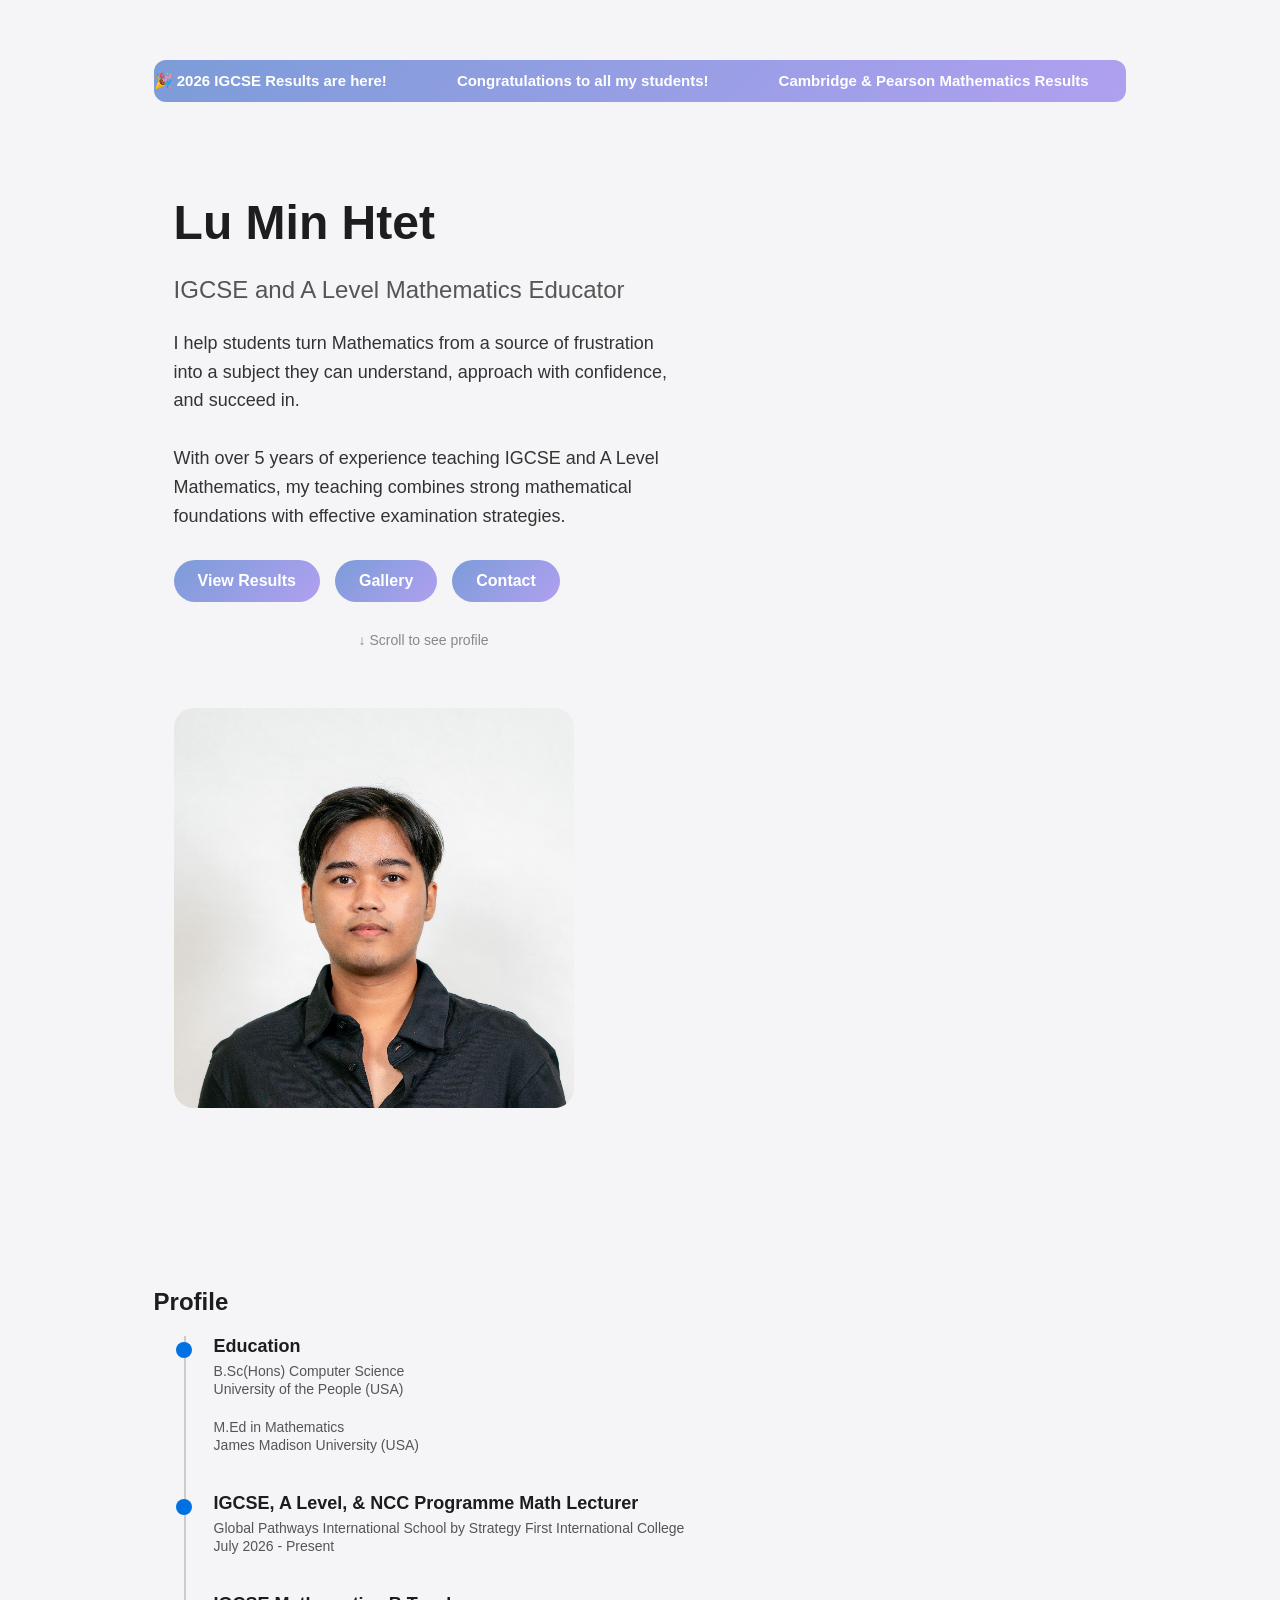
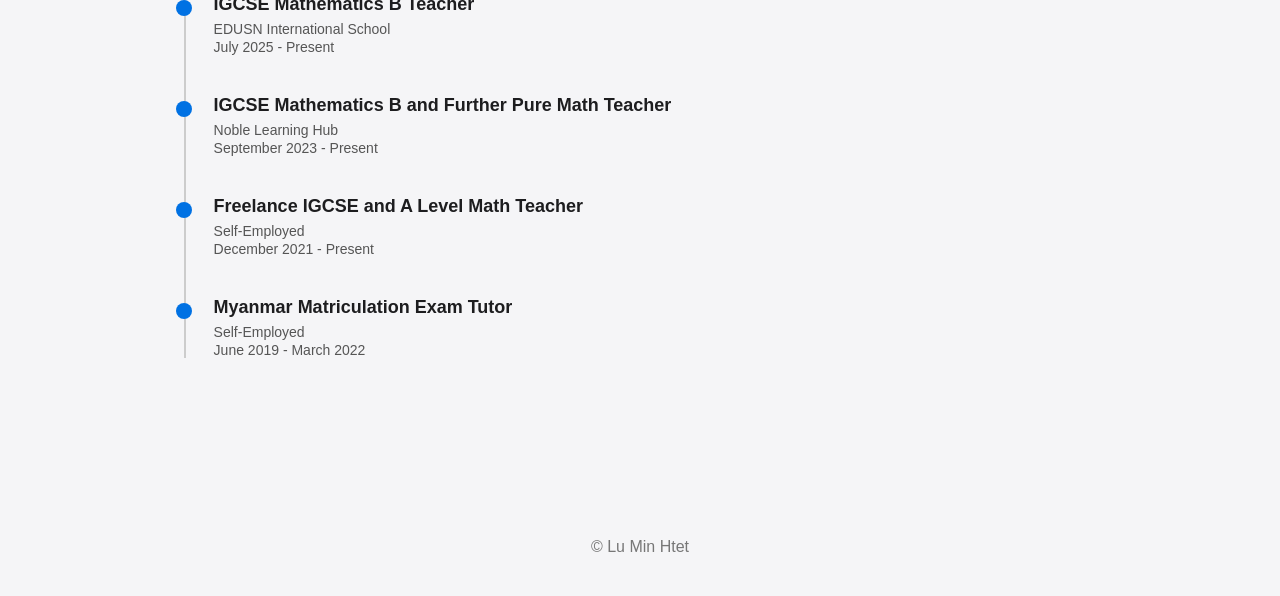
<file: index.html>
<!DOCTYPE html>
<html>
<head>
<title>Lu Min Htet</title>
<link rel="stylesheet" href="style.css">
<meta name="viewport" content="width=device-width, initial-scale=1.0">
</head>

<body>
<div class="container">
<!-- ANNOUNCEMENT BAR-->
  <div class="announcement-bar">
    <div class="announcement-track">
      <span>🎉 2026 IGCSE Results are here!</span>
      <span>Congratulations to all my students!</span>
      <span>Cambridge & Pearson Mathematics Results</span>
      <span>View Student Results →</span>
      <span>🎓 2026 IGCSE Results are here!</span>
      <span>Congratulations to all my students!</span>
      <span>Cambridge & Pearson Mathematics Results</span>
      <span>View Student Results →</span>
    </div>
  </div>

<div class="hero">
  <div class="hero-text">
    <h1>Lu Min Htet</h1>
    <h3>IGCSE and A Level Mathematics Educator</h3>
    <p>
     I help students turn Mathematics from a source of frustration into a subject they can understand, approach with confidence, and succeed in.<br><br>
     With over 5 years of experience teaching IGCSE and A Level Mathematics, my teaching combines strong mathematical foundations with effective examination strategies.
    </p>

    <div class="hero-buttons">
      <a href="results.html">View Results</a>
      <a href="gallary.html">Gallery</a>
      <a href="contact.html">Contact</a>
    </div>

    <!-- Scroll Indicator -->
<div class="scroll-down">
  ↓ Scroll to see profile
</div>
  </div>

  <img src="cc.jpg" alt="profile">
</div>

<section class="profile">

<h1>Profile</h1>

<div class="timeline">

<div class="timeline-item">
<h3>Education</h3>
<p>B.Sc(Hons) Computer Science</p>
<p>University of the People (USA)</p><br>
<p>M.Ed in Mathematics</p>
<p>James Madison University (USA)</p>
</div>
  
<div class="timeline-item">
<h3>IGCSE, A Level, & NCC Programme Math Lecturer</h3>
<p>Global Pathways International School by Strategy First International College</p>
<p>July 2026 - Present</p>
</div>
  
<div class="timeline-item">
<h3>IGCSE Mathematics B Teacher</h3>
<p>EDUSN International School</p>
<p>July 2025 - Present</p>
</div>

<div class="timeline-item">
<h3>IGCSE Mathematics B and Further Pure Math Teacher</h3>
<p>Noble Learning Hub</p>
<p>September 2023 - Present</p>
</div>

<div class="timeline-item">
<h3>Freelance IGCSE and A Level Math Teacher</h3>
<p>Self-Employed</p>
<p>December 2021 - Present</p>
</div>

<div class="timeline-item">
<h3>Myanmar Matriculation Exam Tutor</h3>
<p>Self-Employed</p>
<p>June 2019 - March 2022</p>
</div>

</div>

</section>


</div>
</div>

</div>

<footer>
© Lu Min Htet
</footer>

</body>
</html>
</file>
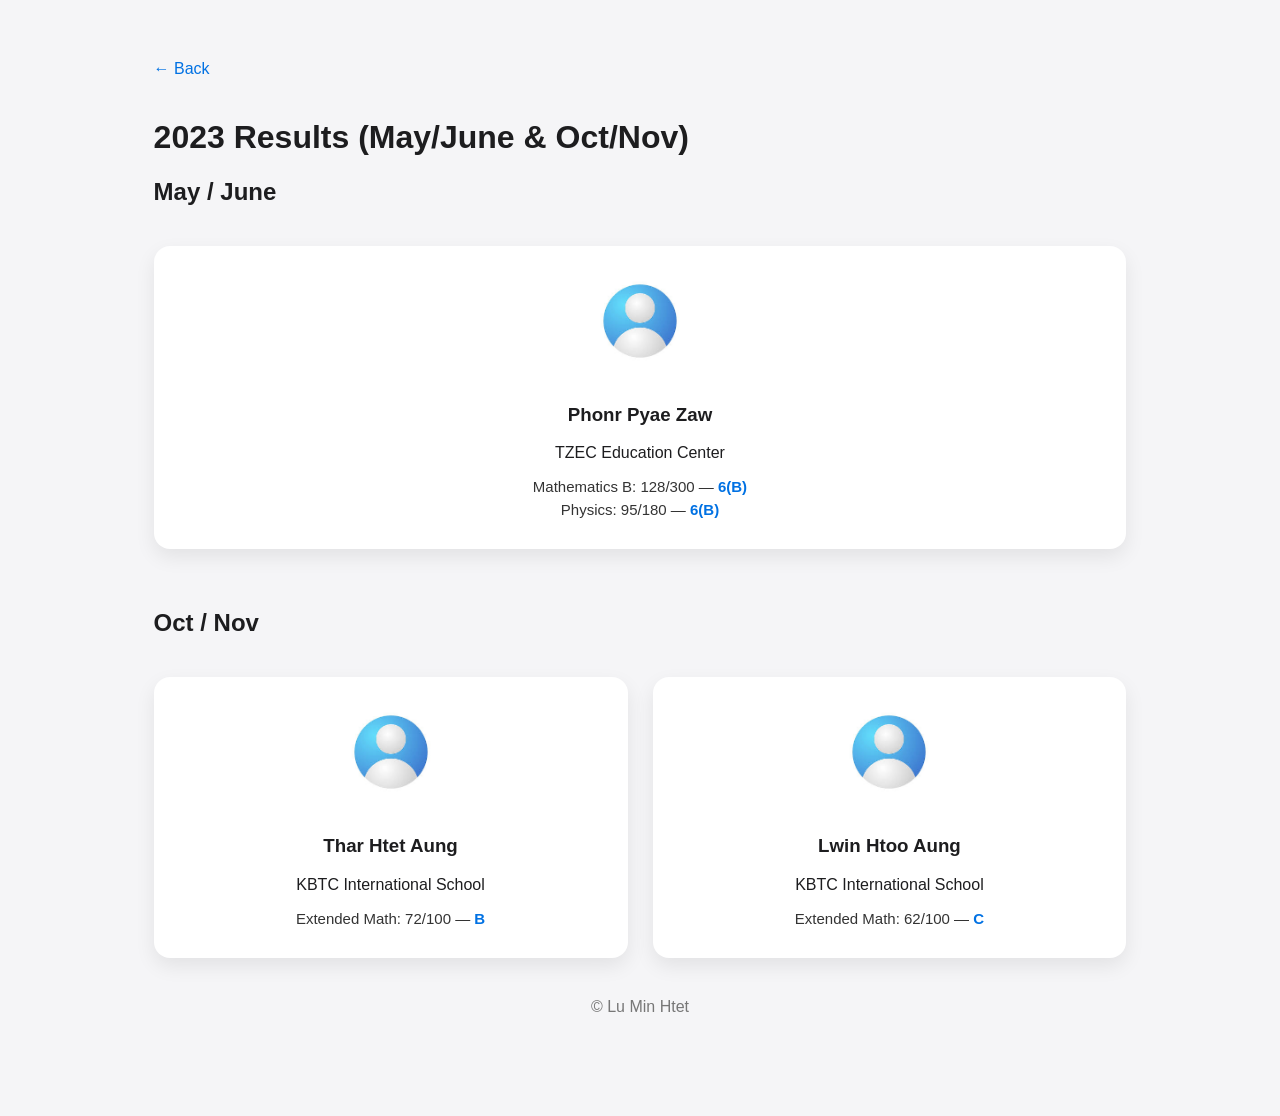
<file: 2023.html>
<!DOCTYPE html>
<html>
<head>
<title>2023 Results</title>
<link rel="stylesheet" href="style.css">
<link rel="stylesheet" href="result.css">
<meta name="viewport" content="width=device-width, initial-scale=1.0">
</head>

<body>

<div class="container">

<a class="back" href="results.html">← Back</a>

<h1>2023 Results (May/June & Oct/Nov)</h1>

<!-- MAY / JUNE -->
<h2>May / June</h2>
<div class="grid">
  
<div class="card">
  <img src="profile.jfif" class="student-photo">
  <h3>Phonr Pyae Zaw</h3>
  <p>TZEC Education Center</p>
  <div class="subject">Mathematics B: 128/300 — <span class="grade">6(B)</span></div>
  <div class="subject">Physics: 95/180 — <span class="grade">6(B)</span></div>
</div>

</div>

<!-- OCT / NOV -->
<h2 style="margin-top:60px;">Oct / Nov</h2>
<div class="grid">

  <div class="card">
  <img src="profile.jfif" class="student-photo">
  <h3>Thar Htet Aung</h3>
  <p>KBTC International School</p>
  <div class="subject">Extended Math: 72/100 — <span class="grade">B</span></div>
</div>
  
  <div class="card">
  <img src="profile.jfif" class="student-photo">
  <h3>Lwin Htoo Aung</h3>
  <p>KBTC International School</p>
  <div class="subject">Extended Math: 62/100 — <span class="grade">C</span></div>
</div>

</div>

<footer>
© Lu Min Htet
</footer>

</body>
</html>
</file>
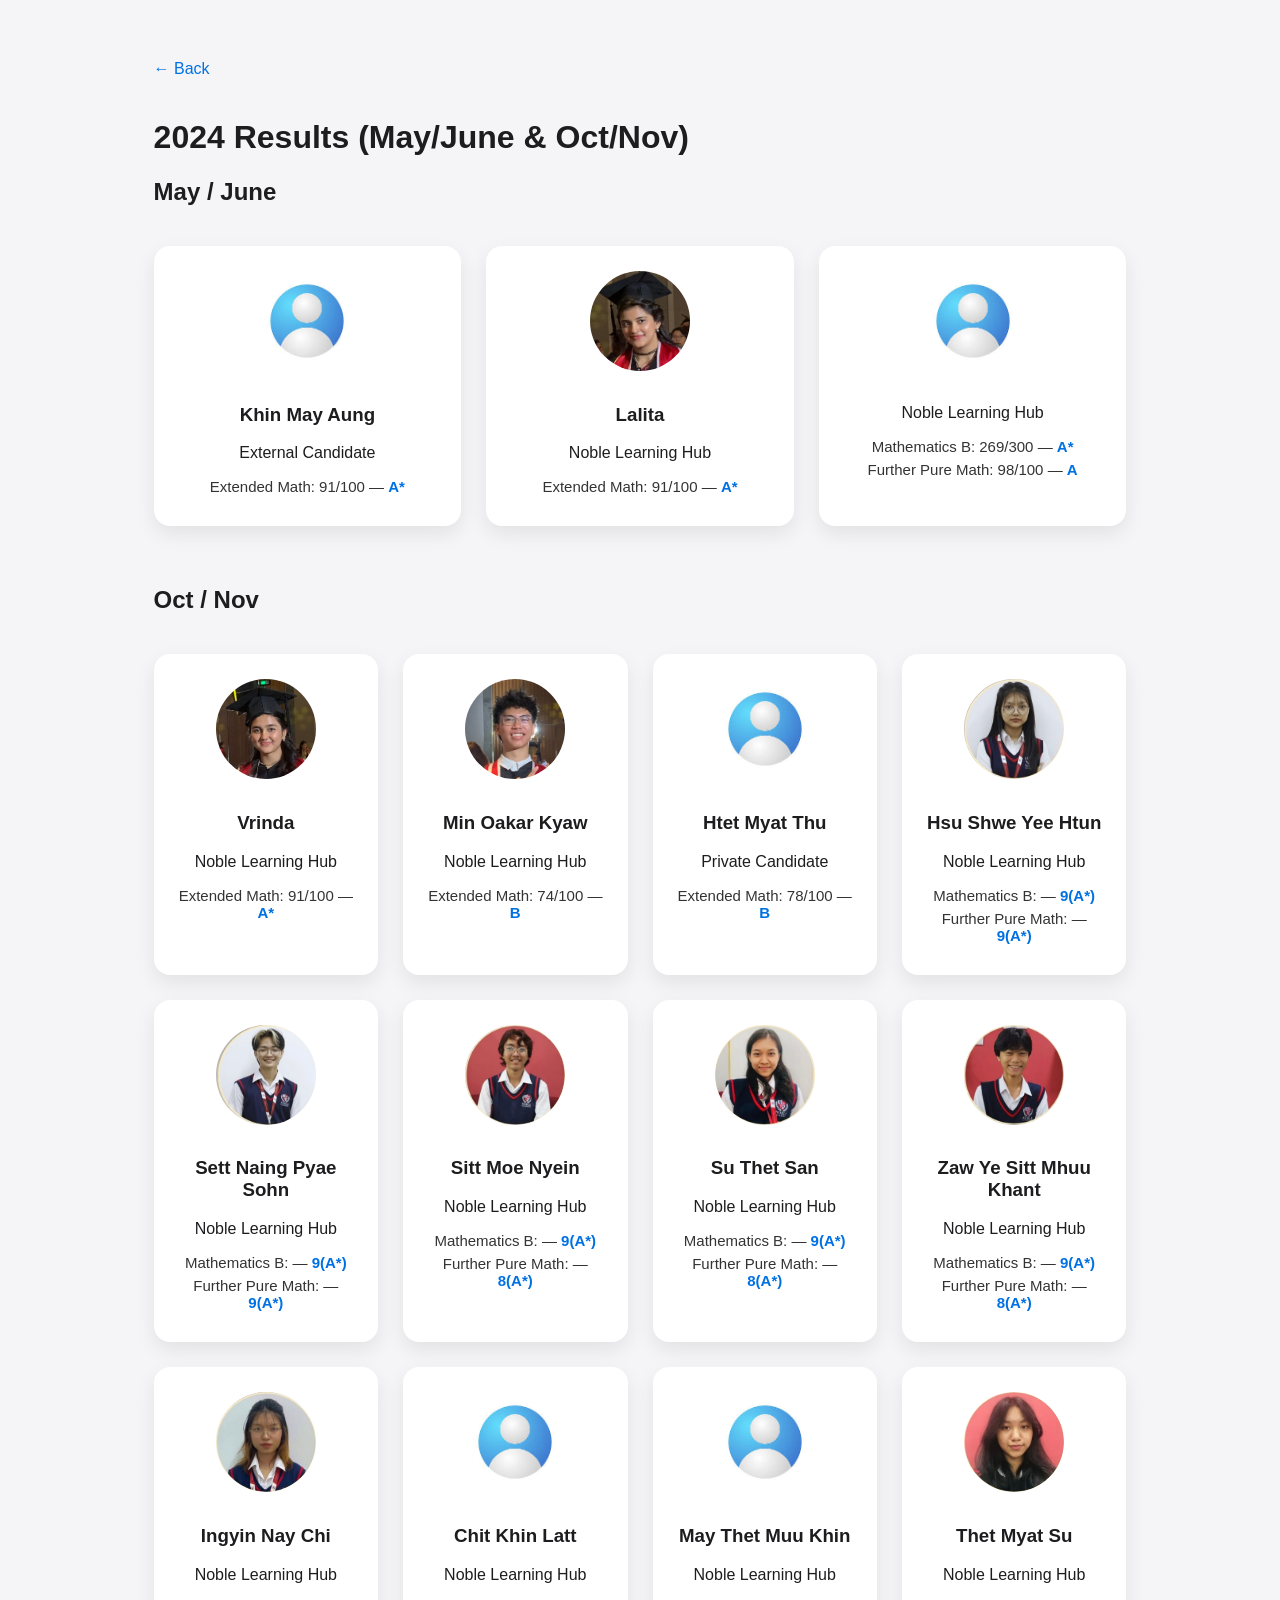
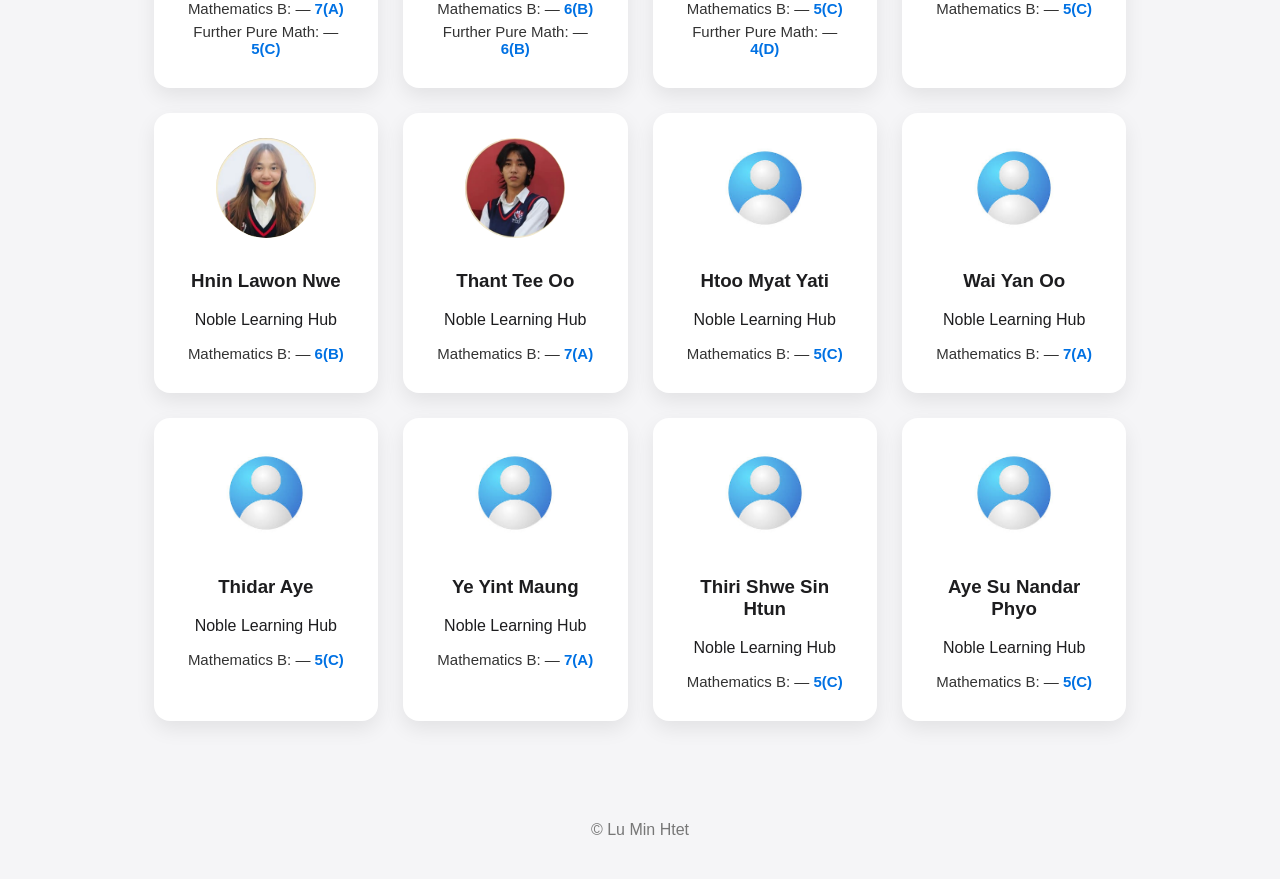
<file: 2024.html>
<!DOCTYPE html>
<html>
<head>
<title>2024 Results</title>
<link rel="stylesheet" href="style.css">
<link rel="stylesheet" href="result.css">
<meta name="viewport" content="width=device-width, initial-scale=1.0">
</head>

<body>

<div class="container">

<a class="back" href="results.html">← Back</a>

<h1>2024 Results (May/June & Oct/Nov)</h1>

<!-- MAY / JUNE -->
<h2>May / June</h2>
<div class="grid">

<div class="card">
  <img src="profile.jfif" class="student-photo">
  <h3>Khin May Aung</h3>
  <p>External Candidate</p>
  <div class="subject">Extended Math: 91/100 — <span class="grade">A*</span></div>
</div>

<div class="card">
  <img src="2024images/l.jpg" class="student-photo">
  <h3>Lalita</h3>
  <p>Noble Learning Hub</p>
  <div class="subject">Extended Math: 91/100 — <span class="grade">A*</span></div>
</div>

<div class="card">
  <img src="profile.jfif" class="student-photo">
  <h3></h3>
  <p>Noble Learning Hub</p>
  <div class="subject">Mathematics B: 269/300 — <span class="grade">A*</span></div>
  <div class="subject">Further Pure Math: 98/100 — <span class="grade">A</span></div>
</div>

</div>

<!-- OCT / NOV -->
<h2 style="margin-top:60px;">Oct / Nov</h2>
<div class="grid">

  <div class="card">
  <img src="2024images/v.jpg" class="student-photo">
  <h3>Vrinda</h3>
  <p>Noble Learning Hub</p>
  <div class="subject">Extended Math: 91/100 — <span class="grade">A*</span></div>
</div>
  
  <div class="card">
  <img src="2024images/oak.jpg" class="student-photo">
  <h3>Min Oakar Kyaw</h3>
  <p>Noble Learning Hub</p>
  <div class="subject">Extended Math: 74/100 — <span class="grade">B</span></div>
</div>

  <div class="card">
  <img src="profile.jfif" class="student-photo">
  <h3>Htet Myat Thu</h3>
  <p>Private Candidate</p>
  <div class="subject">Extended Math: 78/100 — <span class="grade">B</span></div>
</div>
  
<div class="card">
  <img src="2024images/hsu.jpg" class="student-photo">
  <h3>Hsu Shwe Yee Htun</h3>
  <p>Noble Learning Hub</p>
  <div class="subject">Mathematics B: — <span class="grade">9(A*)</span></div>
  <div class="subject">Further Pure Math: — <span class="grade">9(A*)</span></div>
</div>

  <div class="card">
  <img src="2024images/set.jpg" class="student-photo">
  <h3>Sett Naing Pyae Sohn</h3>
  <p>Noble Learning Hub</p>
  <div class="subject">Mathematics B: — <span class="grade">9(A*)</span></div>
  <div class="subject">Further Pure Math: — <span class="grade">9(A*)</span></div>
</div>

  <div class="card">
  <img src="2024images/sit.jpg" class="student-photo">
  <h3>Sitt Moe Nyein</h3>
  <p>Noble Learning Hub</p>
  <div class="subject">Mathematics B: — <span class="grade">9(A*)</span></div>
  <div class="subject">Further Pure Math: — <span class="grade">8(A*)</span></div>
</div>

  <div class="card">
  <img src="2024images/su.jpg" class="student-photo">
  <h3>Su Thet San</h3>
  <p>Noble Learning Hub</p>
  <div class="subject">Mathematics B: — <span class="grade">9(A*)</span></div>
  <div class="subject">Further Pure Math: — <span class="grade">8(A*)</span></div>
</div>

  <div class="card">
  <img src="2024images/zaw.jpg" class="student-photo">
  <h3>Zaw Ye Sitt Mhuu Khant</h3>
  <p>Noble Learning Hub</p>
  <div class="subject">Mathematics B: — <span class="grade">9(A*)</span></div>
  <div class="subject">Further Pure Math: — <span class="grade">8(A*)</span></div>
</div>

  <div class="card">
  <img src="2024images/ingyin.jpg" class="student-photo">
  <h3>Ingyin Nay Chi</h3>
  <p>Noble Learning Hub</p>
  <div class="subject">Mathematics B: — <span class="grade">7(A)</span></div>
  <div class="subject">Further Pure Math: — <span class="grade">5(C)</span></div>
</div>

  <div class="card">
  <img src="profile.jfif" class="student-photo">
  <h3>Chit Khin Latt</h3>
  <p>Noble Learning Hub</p>
  <div class="subject">Mathematics B: — <span class="grade">6(B)</span></div>
  <div class="subject">Further Pure Math: — <span class="grade">6(B)</span></div>
</div>

  <div class="card">
  <img src="profile.jfif" class="student-photo">
  <h3>May Thet Muu Khin</h3>
  <p>Noble Learning Hub</p>
  <div class="subject">Mathematics B: — <span class="grade">5(C)</span></div>
  <div class="subject">Further Pure Math: — <span class="grade">4(D)</span></div>
</div>

  <div class="card">
  <img src="2024images/thet.jpg" class="student-photo">
  <h3>Thet Myat Su</h3>
  <p>Noble Learning Hub</p>
  <div class="subject">Mathematics B: — <span class="grade">5(C)</span></div>
</div>

  <div class="card">
  <img src="2024images/hnin.jpg" class="student-photo">
  <h3>Hnin Lawon Nwe</h3>
  <p>Noble Learning Hub</p>
  <div class="subject">Mathematics B: — <span class="grade">6(B)</span></div>
</div>

  <div class="card">
  <img src="2024images/thant.jpg" class="student-photo">
  <h3>Thant Tee Oo</h3>
  <p>Noble Learning Hub</p>
  <div class="subject">Mathematics B: — <span class="grade">7(A)</span></div>
</div>
  
  <div class="card">
  <img src="profile.jfif" class="student-photo">
  <h3>Htoo Myat Yati</h3>
  <p>Noble Learning Hub</p>
  <div class="subject">Mathematics B: — <span class="grade">5(C)</span></div>
</div>

  <div class="card">
  <img src="profile.jfif" class="student-photo">
  <h3>Wai Yan Oo</h3>
  <p>Noble Learning Hub</p>
  <div class="subject">Mathematics B: — <span class="grade">7(A)</span></div>
</div>

  <div class="card">
  <img src="profile.jfif" class="student-photo">
  <h3>Thidar Aye</h3>
  <p>Noble Learning Hub</p>
  <div class="subject">Mathematics B: — <span class="grade">5(C)</span></div>
</div>

  <div class="card">
  <img src="profile.jfif" class="student-photo">
  <h3>Ye Yint Maung</h3>
  <p>Noble Learning Hub</p>
  <div class="subject">Mathematics B: — <span class="grade">7(A)</span></div>
</div>

  <div class="card">
  <img src="profile.jfif" class="student-photo">
  <h3>Thiri Shwe Sin Htun</h3>
  <p>Noble Learning Hub</p>
  <div class="subject">Mathematics B: — <span class="grade">5(C)</span></div>
</div>

  <div class="card">
  <img src="profile.jfif" class="student-photo">
  <h3>Aye Su Nandar Phyo</h3>
  <p>Noble Learning Hub</p>
  <div class="subject">Mathematics B: — <span class="grade">5(C)</span></div>
</div>
  
</div>

</div>

<footer>
© Lu Min Htet
</footer>

</body>
</html>
</file>
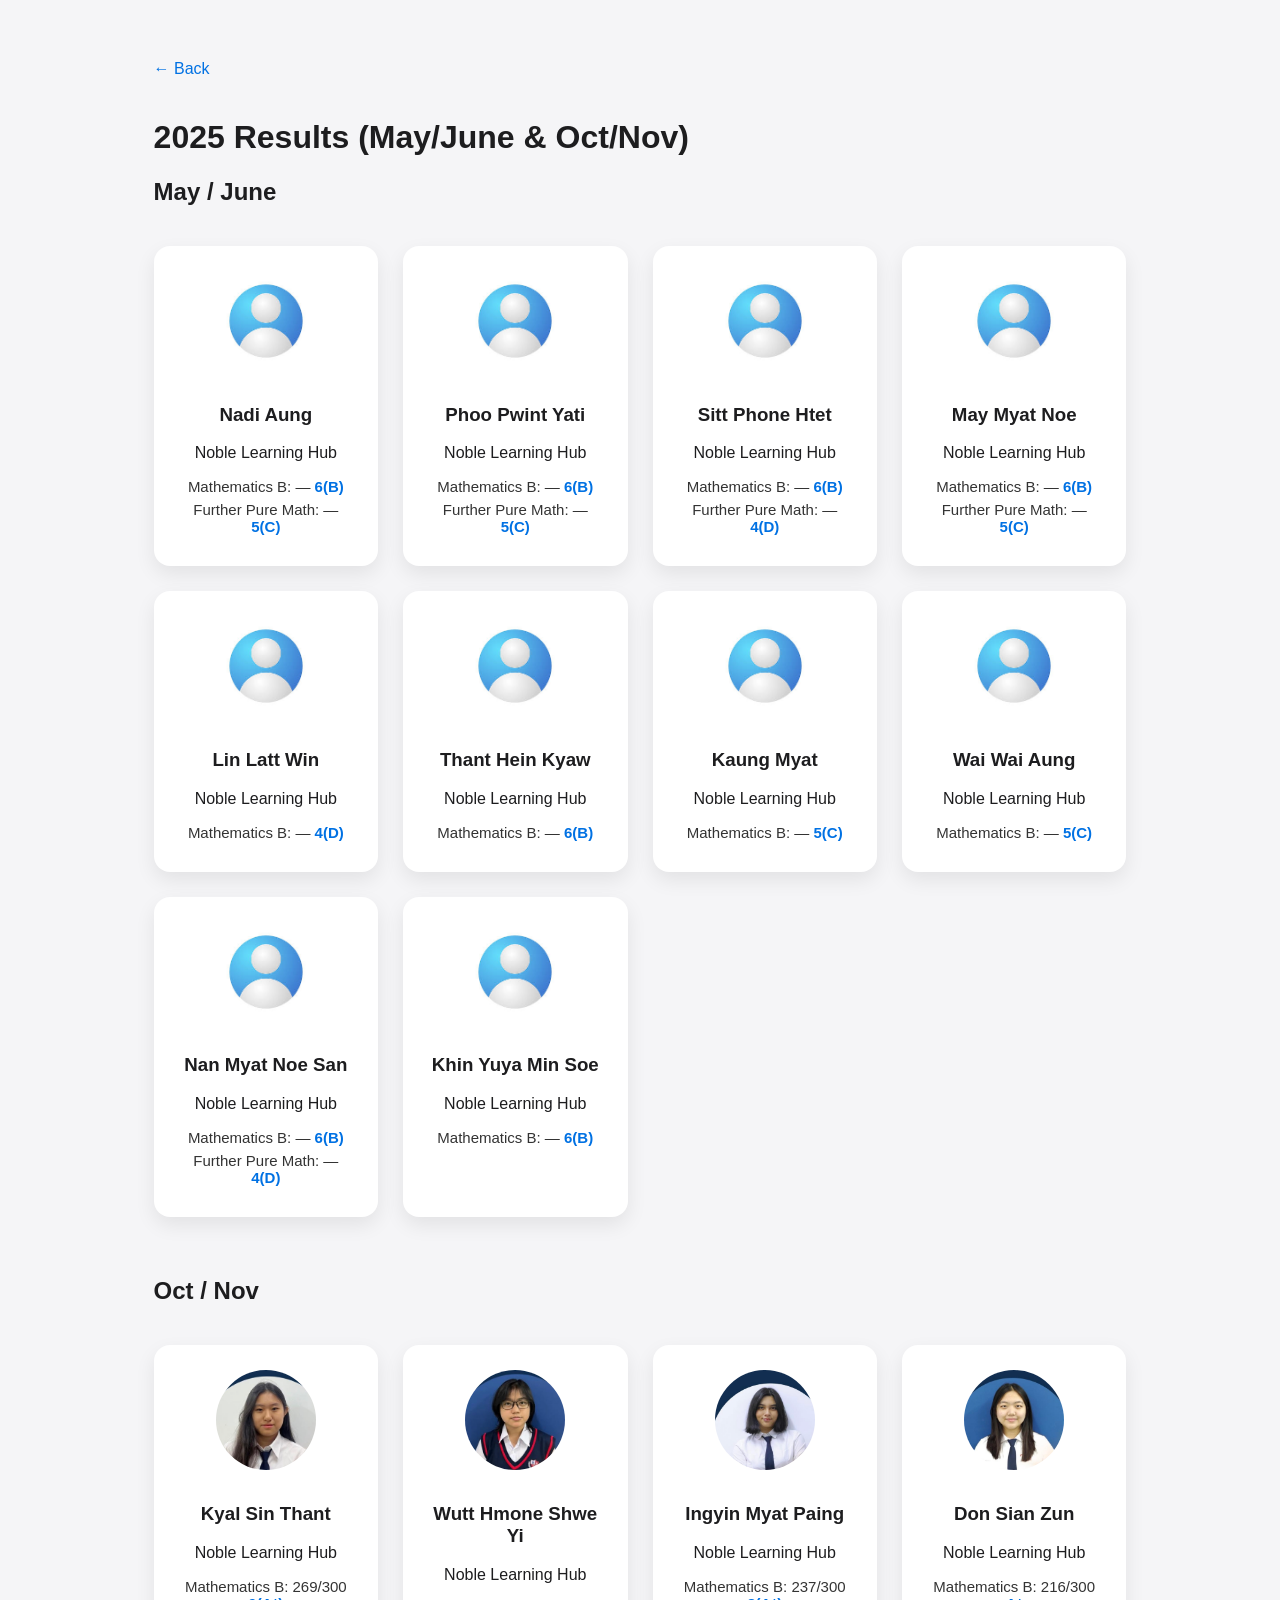
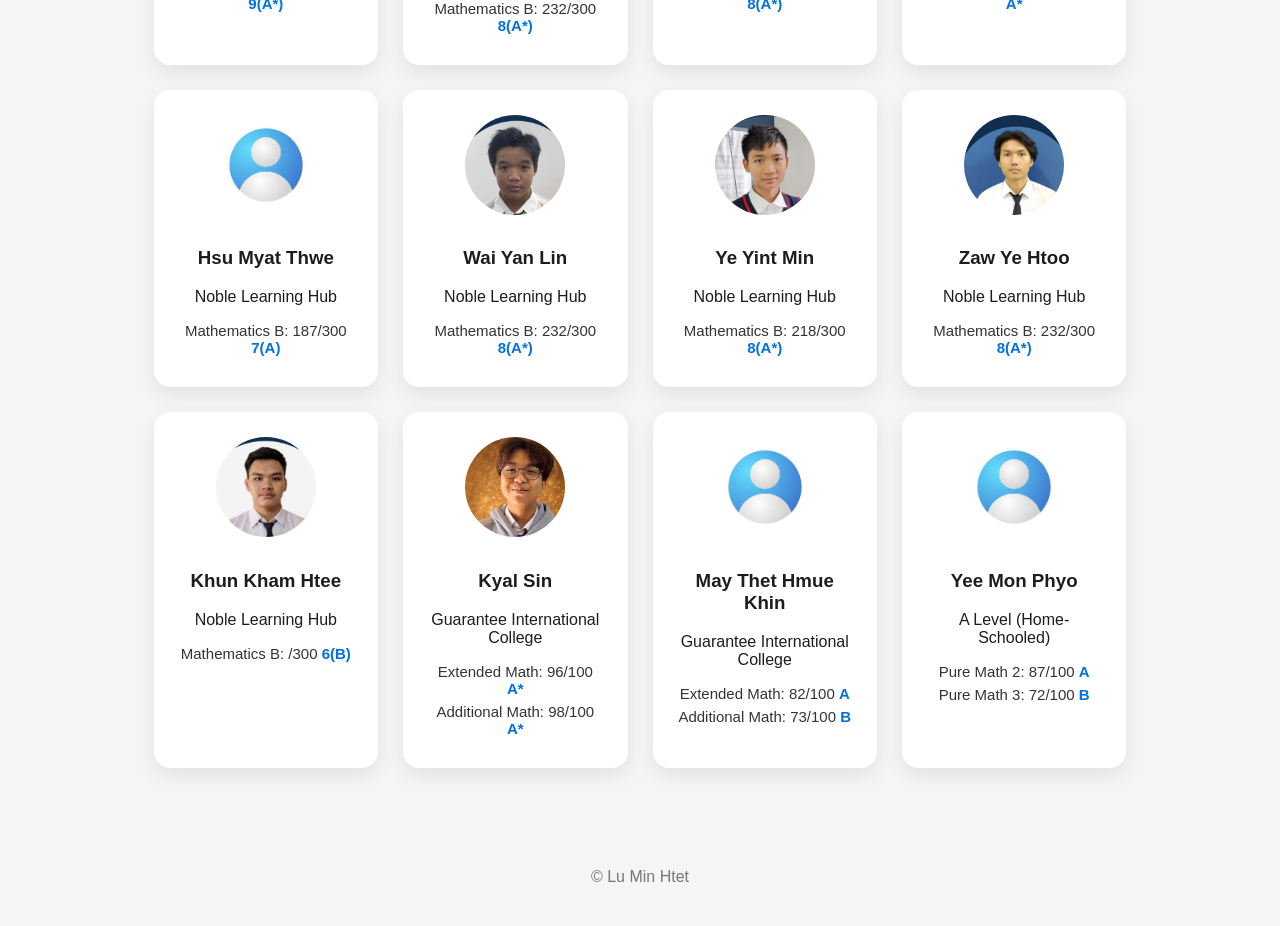
<file: 2025.html>
<!DOCTYPE html>
<html>
<head>
<title>2025 Results</title>
<link rel="stylesheet" href="style.css">
<link rel="stylesheet" href="result.css">
<meta name="viewport" content="width=device-width, initial-scale=1.0">
</head>

<body>

<div class="container">

<a class="back" href="results.html">← Back</a>

<h1>2025 Results (May/June & Oct/Nov)</h1>

<!-- MAY / JUNE -->
<h2>May / June</h2>
<div class="grid">

<div class="card">
  <img src="profile.jfif" class="student-photo">
  <h3>Nadi Aung</h3>
  <p>Noble Learning Hub</p>
  <div class="subject">Mathematics B: — <span class="grade">6(B)</span></div>
  <div class="subject">Further Pure Math: — <span class="grade">5(C)</span></div>
</div>

<div class="card">
  <img src="profile.jfif" class="student-photo">
  <h3>Phoo Pwint Yati</h3>
  <p>Noble Learning Hub</p>
  <div class="subject">Mathematics B: — <span class="grade">6(B)</span></div>
  <div class="subject">Further Pure Math: — <span class="grade">5(C)</span></div>
</div>

<div class="card">
  <img src="profile.jfif" class="student-photo">
  <h3>Sitt Phone Htet</h3>
  <p>Noble Learning Hub</p>
  <div class="subject">Mathematics B: — <span class="grade">6(B)</span></div>
  <div class="subject">Further Pure Math: — <span class="grade">4(D)</span></div>
</div>

<div class="card">
  <img src="profile.jfif" class="student-photo">
  <h3>May Myat Noe</h3>
  <p>Noble Learning Hub</p>
  <div class="subject">Mathematics B: — <span class="grade">6(B)</span></div>
  <div class="subject">Further Pure Math: — <span class="grade">5(C)</span></div>
</div>

<div class="card">
  <img src="profile.jfif" class="student-photo">
  <h3>Lin Latt Win</h3>
  <p>Noble Learning Hub</p>
  <div class="subject">Mathematics B: — <span class="grade">4(D)</span></div>
</div>

<div class="card">
  <img src="profile.jfif" class="student-photo">
  <h3>Thant Hein Kyaw</h3>
  <p>Noble Learning Hub</p>
  <div class="subject">Mathematics B: — <span class="grade">6(B)</span></div>
</div>

<div class="card">
  <img src="profile.jfif" class="student-photo">
  <h3>Kaung Myat</h3>
  <p>Noble Learning Hub</p>
  <div class="subject">Mathematics B: — <span class="grade">5(C)</span></div>
</div>

<div class="card">
  <img src="profile.jfif" class="student-photo">
  <h3>Wai Wai Aung</h3>
  <p>Noble Learning Hub</p>
  <div class="subject">Mathematics B: — <span class="grade">5(C)</span></div>
</div>

  <div class="card">
  <img src="profile.jfif" class="student-photo">
  <h3>Nan Myat Noe San</h3>
  <p>Noble Learning Hub</p>
  <div class="subject">Mathematics B: — <span class="grade">6(B)</span></div>
  <div class="subject">Further Pure Math: — <span class="grade">4(D)</span></div>
</div>

<div class="card">
  <img src="profile.jfif" class="student-photo">
  <h3>Khin Yuya Min Soe</h3>
  <p>Noble Learning Hub</p>
  <div class="subject">Mathematics B: — <span class="grade">6(B)</span></div>
</div>
  

</div>

<!-- OCT / NOV -->
<h2 style="margin-top:60px;">Oct / Nov</h2>
<div class="grid">

<div class="card">
  <img src="images/kyal.jpg" class="student-photo">
  <h3>Kyal Sin Thant</h3>
  <p>Noble Learning Hub</p>
  <div class="subject">Mathematics B: 269/300 <span class="grade">9(A*)</span></div>
</div>

<div class="card">
  <img src="images/wut.jpg" class="student-photo">
  <h3>Wutt Hmone Shwe Yi</h3>
  <p>Noble Learning Hub</p>
  <div class="subject">Mathematics B: 232/300 <span class="grade">8(A*)</span></div>
</div>

<div class="card">
  <img src="images/grace.jpg" class="student-photo">
  <h3>Ingyin Myat Paing</h3>
  <p>Noble Learning Hub</p>
  <div class="subject">Mathematics B: 237/300 <span class="grade">8(A*)</span></div>
</div>

<div class="card">
  <img src="images/Don.jpg" class="student-photo">
  <h3>Don Sian Zun</h3>
  <p>Noble Learning Hub</p>
  <div class="subject">Mathematics B: 216/300 <span class="grade">A*</span></div>
</div>

<div class="card">
  <img src="profile.jfif" class="student-photo">
  <h3>Hsu Myat Thwe</h3>
  <p>Noble Learning Hub</p>
  <div class="subject">Mathematics B: 187/300 <span class="grade">7(A)</span></div>
</div>

<div class="card">
  <img src="images/wai.jpg" class="student-photo">
  <h3>Wai Yan Lin</h3>
  <p>Noble Learning Hub</p>
  <div class="subject">Mathematics B: 232/300 <span class="grade">8(A*)</span></div>
</div>

<div class="card">
  <img src="images/ye.jpg" class="student-photo">
  <h3>Ye Yint Min</h3>
  <p>Noble Learning Hub</p>
  <div class="subject">Mathematics B: 218/300 <span class="grade">8(A*)</span></div>
</div>

<div class="card">
  <img src="images/zaw.jpg" class="student-photo">
  <h3>Zaw Ye Htoo</h3>
  <p>Noble Learning Hub</p>
  <div class="subject">Mathematics B: 232/300 <span class="grade">8(A*)</span></div>
</div>

<div class="card">
  <img src="images/khun.jpg" class="student-photo">
  <h3>Khun Kham Htee</h3>
  <p>Noble Learning Hub</p>
  <div class="subject">Mathematics B: /300 <span class="grade">6(B)</span></div>
</div>

<div class="card">
  <img src="images/ks.jpg" class="student-photo">
  <h3>Kyal Sin</h3>
  <p>Guarantee International College</p>
  <div class="subject">Extended Math: 96/100 <span class="grade">A*</span></div>
  <div class="subject">Additional Math: 98/100 <span class="grade">A*</span></div>
</div>

<div class="card">
  <img src="profile.jfif" class="student-photo">
  <h3>May Thet Hmue Khin</h3>
  <p>Guarantee International College</p>
  <div class="subject">Extended Math: 82/100 <span class="grade">A</span></div>
  <div class="subject">Additional Math: 73/100 <span class="grade">B</span></div>
</div>

<div class="card">
  <img src="profile.jfif" class="student-photo">
  <h3>Yee Mon Phyo</h3>
  <p>A Level (Home-Schooled)</p>
  <div class="subject">Pure Math 2: 87/100 <span class="grade">A</span></div>
  <div class="subject">Pure Math 3: 72/100 <span class="grade">B</span></div>
</div>

</div>

</div>

<footer>
© Lu Min Htet
</footer>

</body>
</html>
</file>
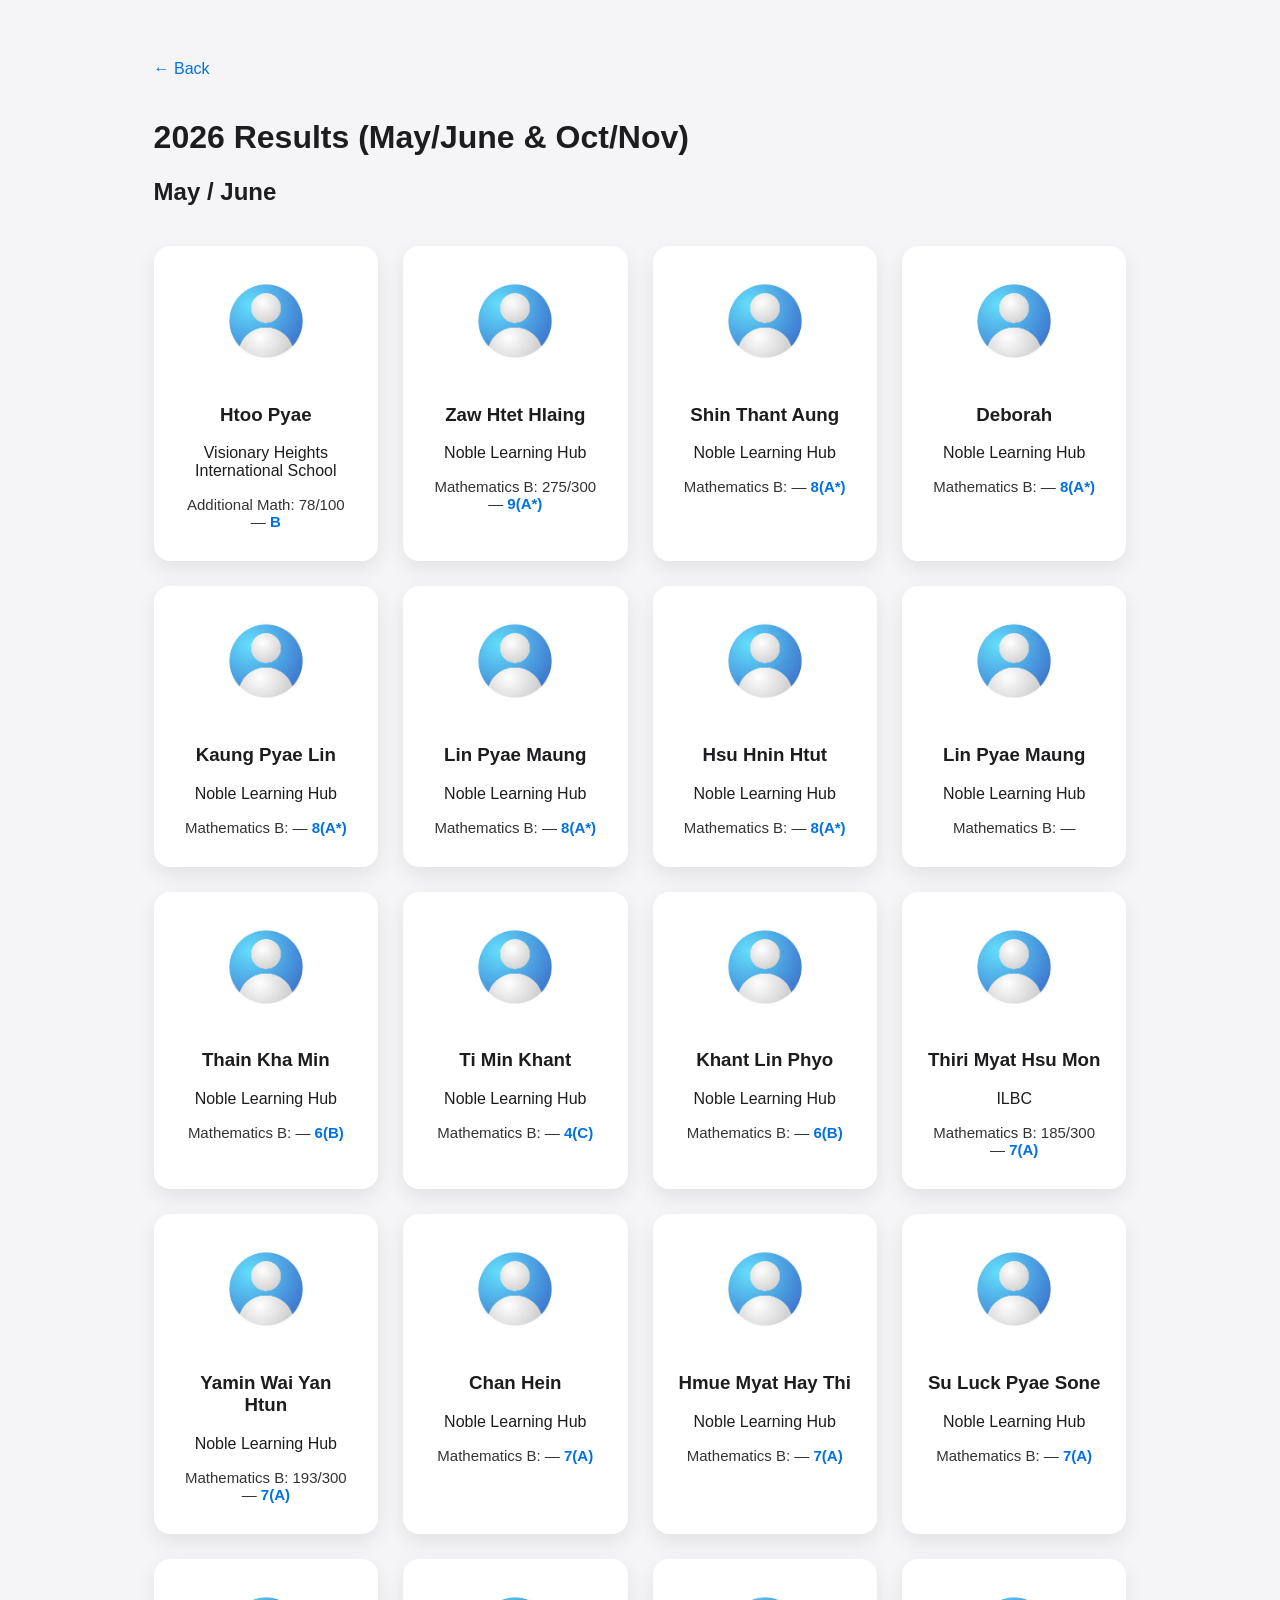
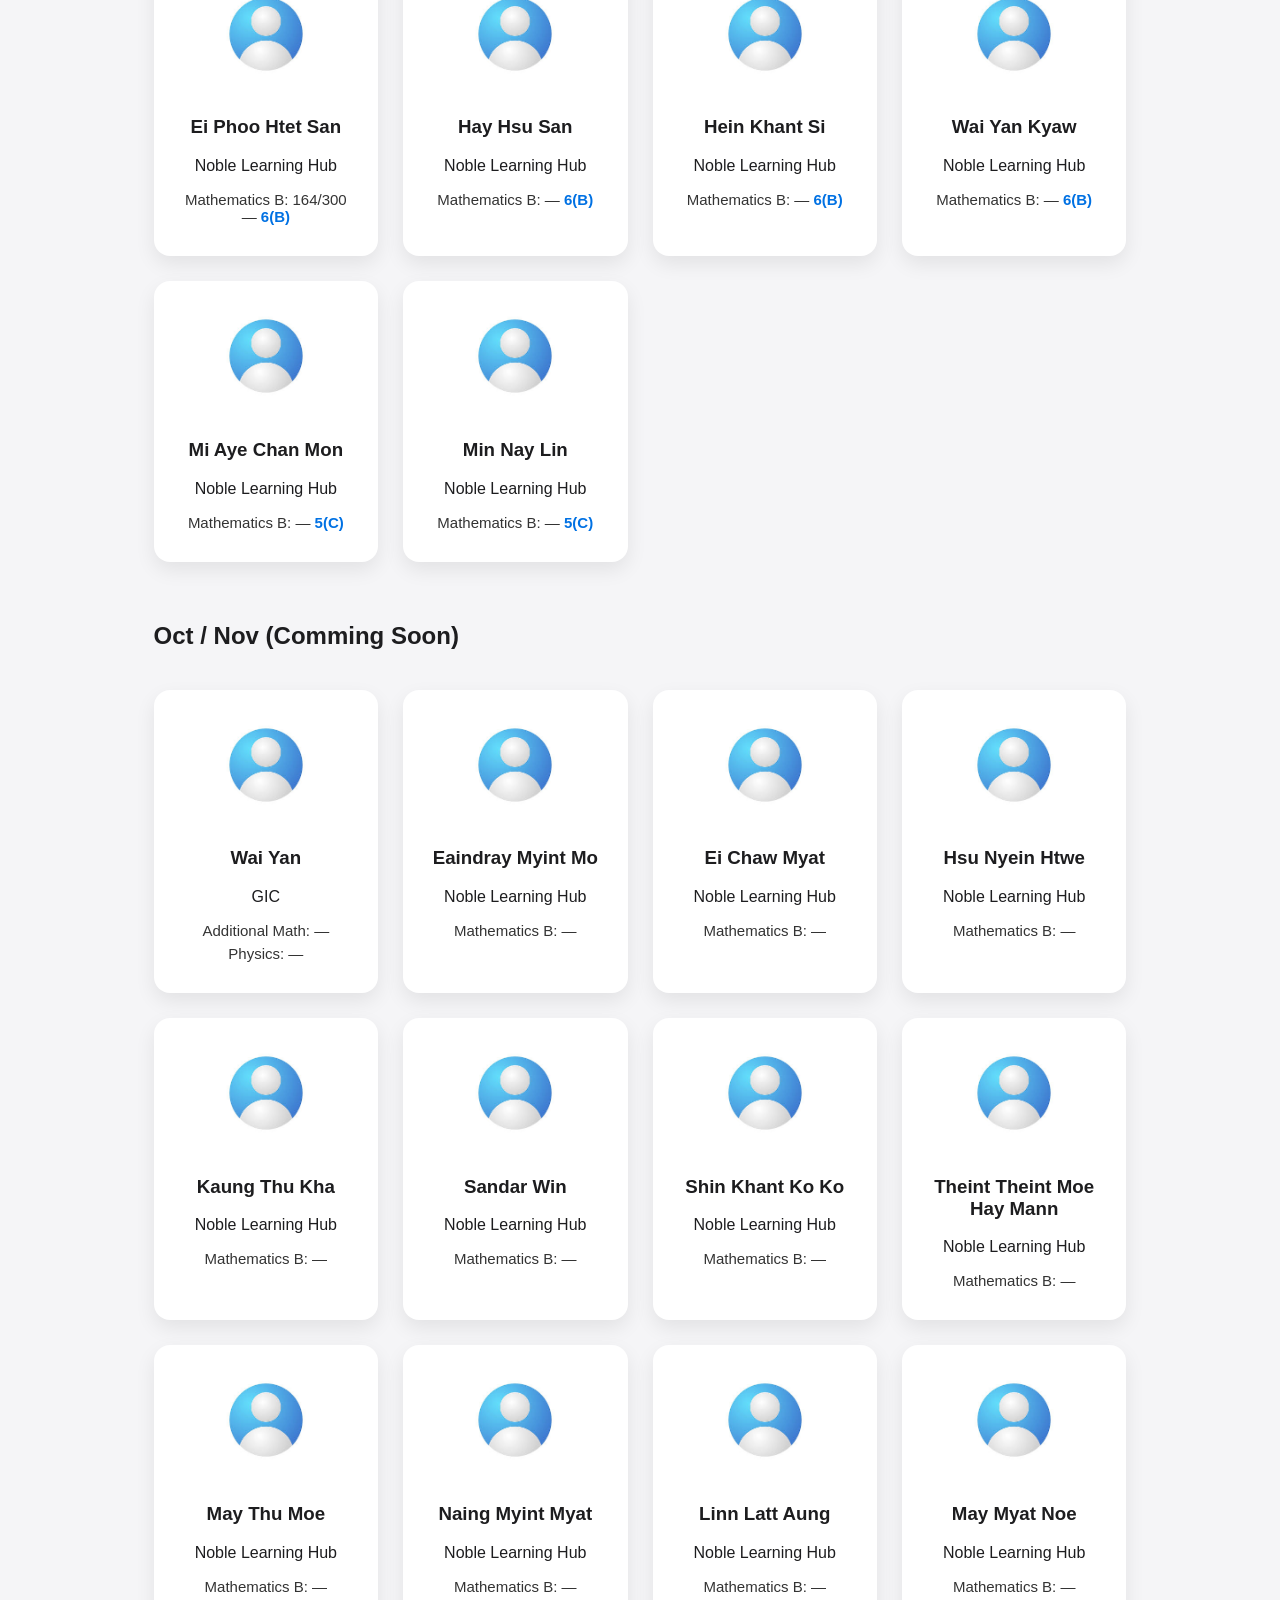
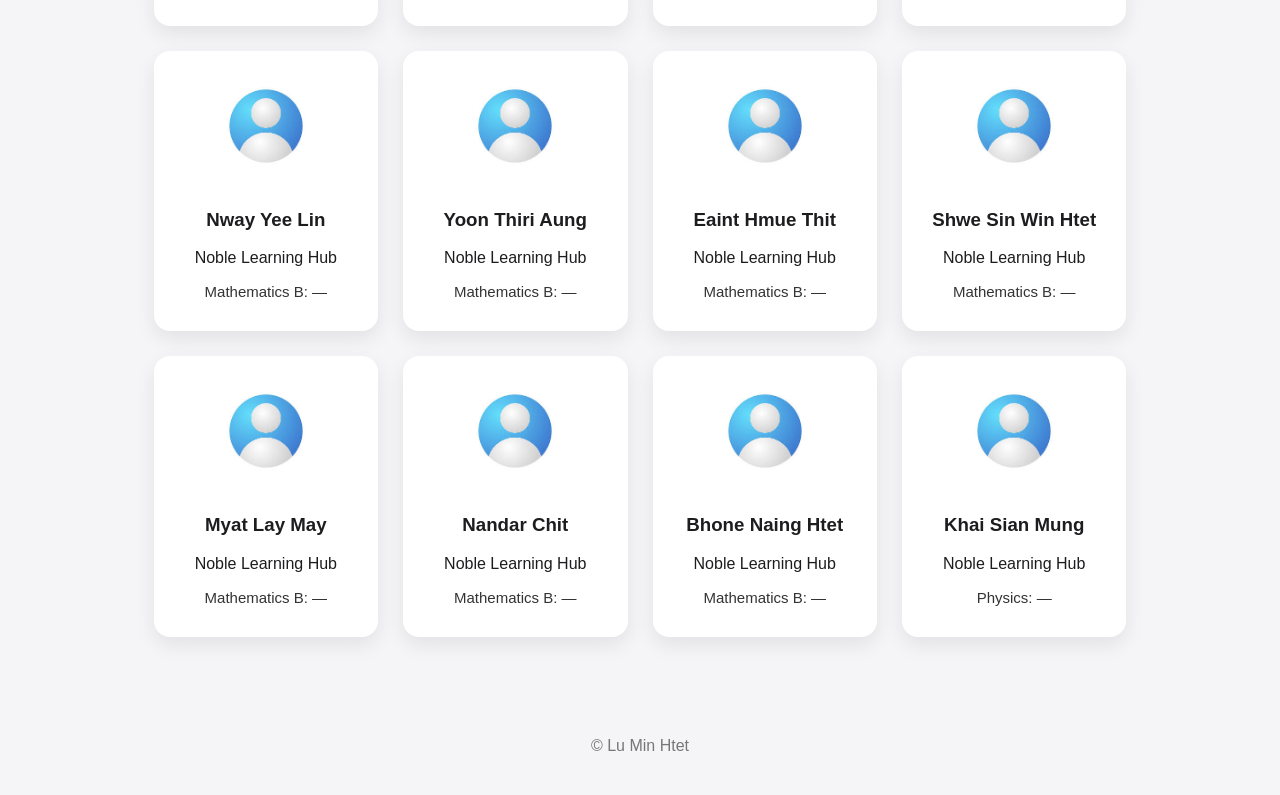
<file: 2026.html>
<!DOCTYPE html>
<html>
<head>
<title>2026 Results</title>
<link rel="stylesheet" href="style.css">
<link rel="stylesheet" href="result.css">
<meta name="viewport" content="width=device-width, initial-scale=1.0">
</head>

<body>

<div class="container">

<a class="back" href="results.html">← Back</a>

<h1>2026 Results (May/June & Oct/Nov)</h1>

<!-- MAY / JUNE -->
<h2>May / June</h2>
<div class="grid">

  <div class="card">
  <img src="profile.jfif" class="student-photo">
  <h3>Htoo Pyae</h3>
  <p>Visionary Heights International School</p>
  <div class="subject">Additional Math: 78/100 — <span class="grade">B</span></div>
</div>

<div class="card">
  <img src="profile.jfif" class="student-photo">
  <h3>Zaw Htet Hlaing</h3>
  <p>Noble Learning Hub</p>
  <div class="subject">Mathematics B: 275/300 — <span class="grade">9(A*)</span></div>
</div>

<div class="card">
  <img src="profile.jfif" class="student-photo">
  <h3>Shin Thant Aung</h3>
  <p>Noble Learning Hub</p>
  <div class="subject">Mathematics B: — <span class="grade">8(A*)</span></div>
</div>

<div class="card">
  <img src="profile.jfif" class="student-photo">
  <h3>Deborah</h3>
  <p>Noble Learning Hub</p>
  <div class="subject">Mathematics B: — <span class="grade">8(A*)</span></div>
</div>

  <div class="card">
  <img src="profile.jfif" class="student-photo">
  <h3>Kaung Pyae Lin</h3>
  <p>Noble Learning Hub</p>
  <div class="subject">Mathematics B: — <span class="grade">8(A*)</span></div>
</div>

  <div class="card">
  <img src="profile.jfif" class="student-photo">
  <h3>Lin Pyae Maung</h3>
  <p>Noble Learning Hub</p>
  <div class="subject">Mathematics B: — <span class="grade">8(A*)</span></div>
</div>

<div class="card">
  <img src="profile.jfif" class="student-photo">
  <h3>Hsu Hnin Htut</h3>
  <p>Noble Learning Hub</p>
  <div class="subject">Mathematics B: — <span class="grade">8(A*)</span></div>
</div>

<div class="card">
  <img src="profile.jfif" class="student-photo">
  <h3>Lin Pyae Maung</h3>
  <p>Noble Learning Hub</p>
  <div class="subject">Mathematics B: — <span class="grade"></span></div>
</div>

<div class="card">
  <img src="profile.jfif" class="student-photo">
  <h3>Thain Kha Min</h3>
  <p>Noble Learning Hub</p>
  <div class="subject">Mathematics B: — <span class="grade">6(B)</span></div>
</div>

<div class="card">
  <img src="profile.jfif" class="student-photo">
  <h3>Ti Min Khant</h3>
  <p>Noble Learning Hub</p>
  <div class="subject">Mathematics B: — <span class="grade">4(C)</span></div>
</div>

<div class="card">
  <img src="profile.jfif" class="student-photo">
  <h3>Khant Lin Phyo</h3>
  <p>Noble Learning Hub</p>
  <div class="subject">Mathematics B: — <span class="grade">6(B)</span></div>
</div>

  <div class="card">
  <img src="profile.jfif" class="student-photo">
  <h3>Thiri Myat Hsu Mon</h3>
  <p>ILBC</p>
  <div class="subject">Mathematics B: 185/300 — <span class="grade">7(A)</span></div>
</div>

  <div class="card">
  <img src="profile.jfif" class="student-photo">
  <h3>Yamin Wai Yan Htun</h3>
  <p>Noble Learning Hub</p>
  <div class="subject">Mathematics B: 193/300 — <span class="grade">7(A)</span></div>
</div>

  <div class="card">
  <img src="profile.jfif" class="student-photo">
  <h3>Chan Hein</h3>
  <p>Noble Learning Hub</p>
  <div class="subject">Mathematics B: — <span class="grade">7(A)</span></div>
</div>

  <div class="card">
  <img src="profile.jfif" class="student-photo">
  <h3>Hmue Myat Hay Thi</h3>
  <p>Noble Learning Hub</p>
  <div class="subject">Mathematics B: — <span class="grade">7(A)</span></div>
</div>

  <div class="card">
  <img src="profile.jfif" class="student-photo">
  <h3>Su Luck Pyae Sone</h3>
  <p>Noble Learning Hub</p>
  <div class="subject">Mathematics B: — <span class="grade">7(A)</span></div>
</div>

  <div class="card">
  <img src="profile.jfif" class="student-photo">
  <h3>Ei Phoo Htet San</h3>
  <p>Noble Learning Hub</p>
  <div class="subject">Mathematics B: 164/300 — <span class="grade">6(B)</span></div>
</div>

  <div class="card">
  <img src="profile.jfif" class="student-photo">
  <h3>Hay Hsu San</h3>
  <p>Noble Learning Hub</p>
  <div class="subject">Mathematics B: — <span class="grade">6(B)</span></div>
</div>

  <div class="card">
  <img src="profile.jfif" class="student-photo">
  <h3>Hein Khant Si</h3>
  <p>Noble Learning Hub</p>
  <div class="subject">Mathematics B: — <span class="grade">6(B)</span></div>
</div>

  <div class="card">
  <img src="profile.jfif" class="student-photo">
  <h3>Wai Yan Kyaw</h3>
  <p>Noble Learning Hub</p>
  <div class="subject">Mathematics B: — <span class="grade">6(B)</span></div>
</div>

  <div class="card">
  <img src="profile.jfif" class="student-photo">
  <h3>Mi Aye Chan Mon</h3>
  <p>Noble Learning Hub</p>
  <div class="subject">Mathematics B: — <span class="grade">5(C)</span></div>
</div>

  <div class="card">
  <img src="profile.jfif" class="student-photo">
  <h3>Min Nay Lin</h3>
  <p>Noble Learning Hub</p>
  <div class="subject">Mathematics B: — <span class="grade">5(C)</span></div>
</div>
  
</div>

<!-- OCT / NOV -->
<h2 style="margin-top:60px;">Oct / Nov (Comming Soon)</h2>
<div class="grid">

  <div class="card">
  <img src="profile.jfif" class="student-photo">
  <h3>Wai Yan</h3>
  <p>GIC</p>
  <div class="subject">Additional Math: — <span class="grade"></span></div>
  <div class="subject">Physics: — <span class="grade"></span></div>
</div>
  
  <div class="card">
  <img src="profile.jfif" class="student-photo">
  <h3>Eaindray Myint Mo</h3>
  <p>Noble Learning Hub</p>
  <div class="subject">Mathematics B: — <span class="grade"></span></div>
</div>

  <div class="card">
  <img src="profile.jfif" class="student-photo">
  <h3>Ei Chaw Myat</h3>
  <p>Noble Learning Hub</p>
  <div class="subject">Mathematics B: — <span class="grade"></span></div>
</div>

  <div class="card">
  <img src="profile.jfif" class="student-photo">
  <h3>Hsu Nyein Htwe</h3>
  <p>Noble Learning Hub</p>
  <div class="subject">Mathematics B: — <span class="grade"></span></div>
</div>

  <div class="card">
  <img src="profile.jfif" class="student-photo">
  <h3>Kaung Thu Kha</h3>
  <p>Noble Learning Hub</p>
  <div class="subject">Mathematics B: — <span class="grade"></span></div>
</div>

  <div class="card">
  <img src="profile.jfif" class="student-photo">
  <h3>Sandar Win</h3>
  <p>Noble Learning Hub</p>
  <div class="subject">Mathematics B: — <span class="grade"></span></div>
</div>

  <div class="card">
  <img src="profile.jfif" class="student-photo">
  <h3>Shin Khant Ko Ko</h3>
  <p>Noble Learning Hub</p>
  <div class="subject">Mathematics B: — <span class="grade"></span></div>
</div>

  <div class="card">
  <img src="profile.jfif" class="student-photo">
  <h3>Theint Theint Moe Hay Mann</h3>
  <p>Noble Learning Hub</p>
  <div class="subject">Mathematics B: — <span class="grade"></span></div>
</div>

  <div class="card">
  <img src="profile.jfif" class="student-photo">
  <h3>May Thu Moe</h3>
  <p>Noble Learning Hub</p>
  <div class="subject">Mathematics B: — <span class="grade"></span></div>
</div>

  <div class="card">
  <img src="profile.jfif" class="student-photo">
  <h3>Naing Myint Myat</h3>
  <p>Noble Learning Hub</p>
  <div class="subject">Mathematics B: — <span class="grade"></span></div>
</div>

  <div class="card">
  <img src="profile.jfif" class="student-photo">
  <h3>Linn Latt Aung</h3>
  <p>Noble Learning Hub</p>
  <div class="subject">Mathematics B: — <span class="grade"></span></div>
</div>

  <div class="card">
  <img src="profile.jfif" class="student-photo">
  <h3>May Myat Noe</h3>
  <p>Noble Learning Hub</p>
  <div class="subject">Mathematics B: — <span class="grade"></span></div>
</div>

  <div class="card">
  <img src="profile.jfif" class="student-photo">
  <h3>Nway Yee Lin</h3>
  <p>Noble Learning Hub</p>
  <div class="subject">Mathematics B: — <span class="grade"></span></div>
</div>

  <div class="card">
  <img src="profile.jfif" class="student-photo">
  <h3>Yoon Thiri Aung</h3>
  <p>Noble Learning Hub</p>
  <div class="subject">Mathematics B: — <span class="grade"></span></div>
</div>

  <div class="card">
  <img src="profile.jfif" class="student-photo">
  <h3>Eaint Hmue Thit</h3>
  <p>Noble Learning Hub</p>
  <div class="subject">Mathematics B: — <span class="grade"></span></div>
</div>

  <div class="card">
  <img src="profile.jfif" class="student-photo">
  <h3>Shwe Sin Win Htet</h3>
  <p>Noble Learning Hub</p>
  <div class="subject">Mathematics B: — <span class="grade"></span></div>
</div>

  <div class="card">
  <img src="profile.jfif" class="student-photo">
  <h3>Myat Lay May</h3>
  <p>Noble Learning Hub</p>
  <div class="subject">Mathematics B: — <span class="grade"></span></div>
</div>

  <div class="card">
  <img src="profile.jfif" class="student-photo">
  <h3>Nandar Chit</h3>
  <p>Noble Learning Hub</p>
  <div class="subject">Mathematics B: — <span class="grade"></span></div>
</div>

  <div class="card">
  <img src="profile.jfif" class="student-photo">
  <h3>Bhone Naing Htet</h3>
  <p>Noble Learning Hub</p>
  <div class="subject">Mathematics B: — <span class="grade"></span></div>
</div>

  <div class="card">
  <img src="profile.jfif" class="student-photo">
  <h3>Khai Sian Mung</h3>
  <p>Noble Learning Hub</p>
  <div class="subject">Physics: — <span class="grade"></span></div>
</div>

</div>

</div>

<footer>
© Lu Min Htet
</footer>

</body>
</html>
</file>
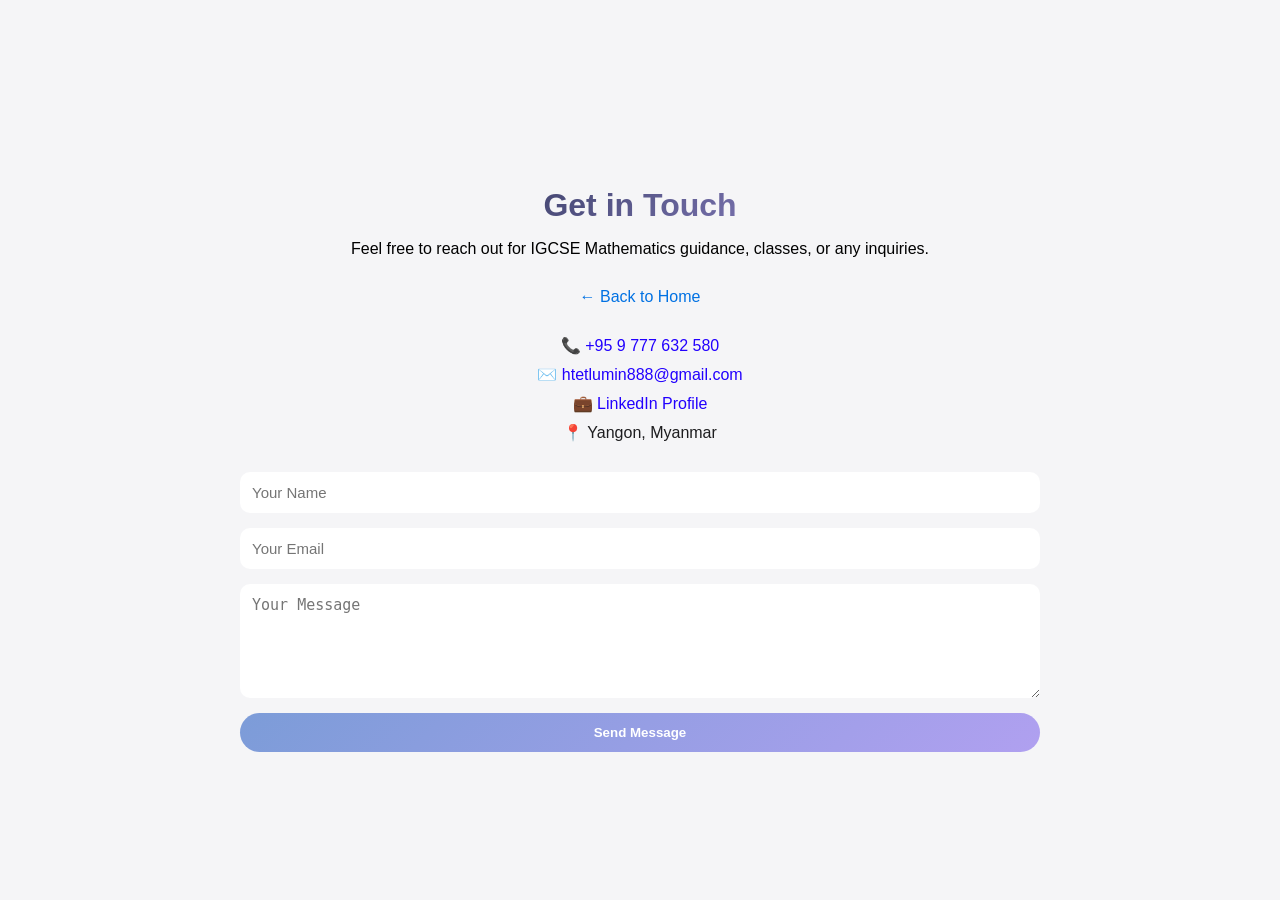
<file: contact.html>
<!DOCTYPE html>
<html lang="en">
<head>
<meta charset="UTF-8">
<title>Contact - LMH</title>

<!-- Use your main style -->
<link rel="stylesheet" href="style.css">
<meta name="viewport" content="width=device-width, initial-scale=1.0">
</head>
<body>

<!-- BACKGROUND SHAPES (same as your other pages) -->
<div class="bg-shapes">
  <span class="shape s1"></span>
  <span class="shape s2"></span>
  <span class="shape s3"></span>
  <span class="shape s4"></span>
</div>

<!-- CONTACT SECTION -->
<div class="contact-section glass-card">

  <h2>Get in Touch</h2>

  <p class="contact-intro">
    Feel free to reach out for IGCSE Mathematics guidance, classes, or any inquiries.
  </p>
 <a href="index.html" class="back">← Back to Home</a>
  <!-- CONTACT INFO -->
  <div class="contact-info">

    <div class="contact-item">
      📞 <a href="tel:+959777632580">+95 9 777 632 580</a>
    </div>

    <div class="contact-item">
      ✉️ <a href="mailto:htetlumin888@gmail.com">htetlumin888@gmail.com</a>
    </div>

    <div class="contact-item">
      💼 <a href="www.linkedin.com/in/lu-min-htet-575774289">LinkedIn Profile</a>
    </div>

    <div class="contact-item">
      📍 Yangon, Myanmar
    </div>

  </div>

  <!-- SIMPLE CONTACT FORM -->
  <form class="contact-form">

    <input type="text" placeholder="Your Name" required>

    <input type="email" placeholder="Your Email" required>

    <textarea placeholder="Your Message" rows="5" required></textarea>

    <button type="submit">Send Message</button>

  </form>

</div>

</body>
</html>
</file>
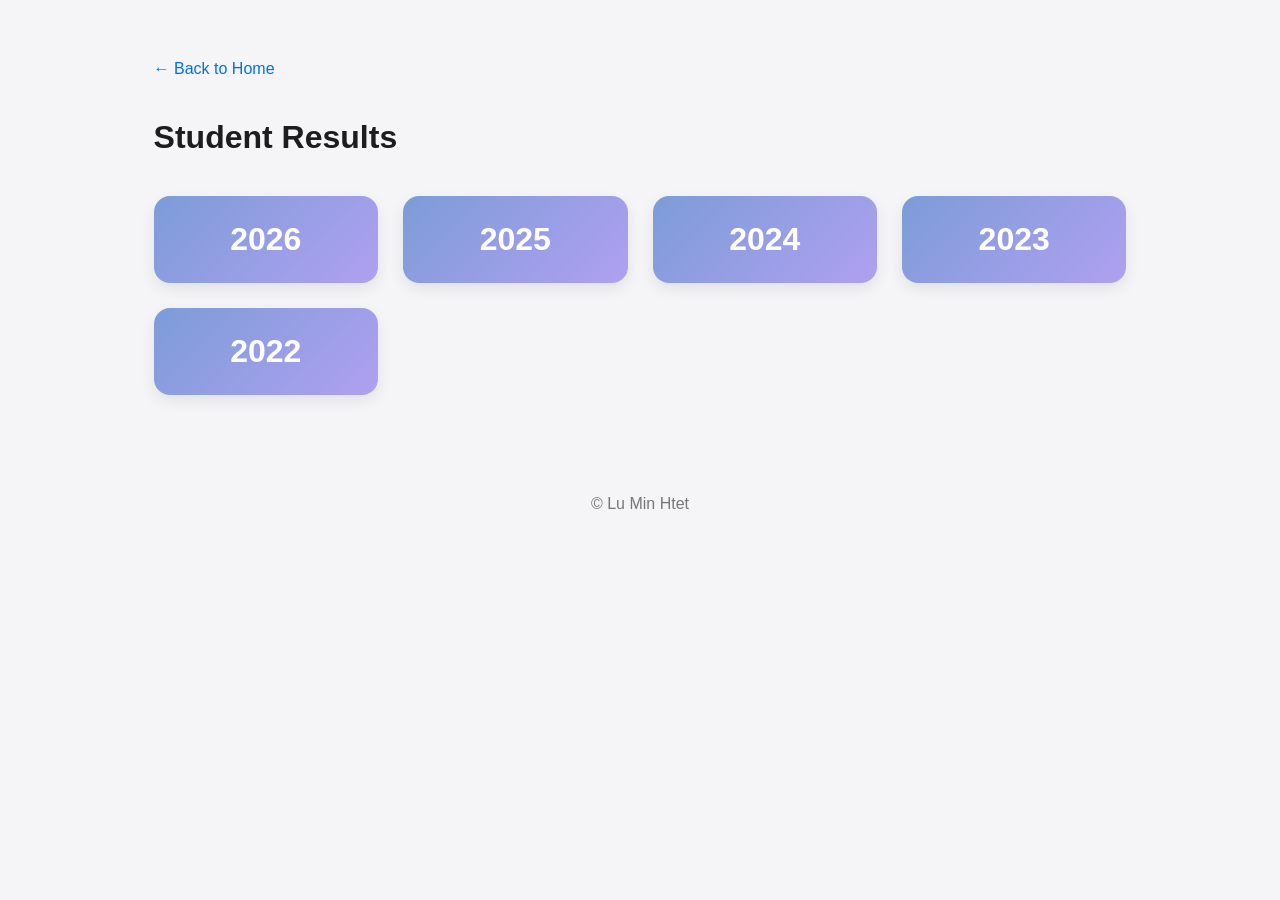
<file: results.html>
<!DOCTYPE html>
<html>
<head>
<title>Students' Results</title>
<link rel="stylesheet" href="result.css">
<link rel="stylesheet" href="style.css">
<meta name="viewport" content="width=device-width, initial-scale=1.0">
</head>

<body>
<div class="container">
<a class="back" href="index.html">← Back to Home</a>
<h1>Student Results</h1>

<div class="grid">
  <a href="2026.html" class="year-card">2026</a>
  <a href="2025.html" class="year-card">2025</a>
  <a href="2024.html" class="year-card">2024</a>
  <a href="2023.html" class="year-card">2023</a>
  <a href="2022.html" class="year-card">2022</a>
</div>


</div>

<footer>
© Lu Min Htet
</footer>

</body>
</html>
</file>
<file: style.css>
body {
  margin: 0;
  font-family: -apple-system, BlinkMacSystemFont, "SF Pro Display", sans-serif;
  background: #f5f5f7;
  color: #1d1d1f;
}


/* =========================
   CONTAINER
   ========================= */

.container {
  padding: 60px 12%;
}


/* =========================
   HERO
   ========================= */

.hero {
  display: flex;
  align-items: center;
  justify-content: space-between;
  flex-wrap: wrap;
  gap: 60px;
  min-height: 70vh;
  padding: 40px 20px;
}


.hero-text {
  max-width: 500px;
  order: 1;
}


.hero img {
  width: 400px;
  border-radius: 20px;
  order: 2;
}


/* =========================
   BUTTON
   ========================= */

.button {
  display: inline-block;
  background: linear-gradient(135deg, #7c9cd8, #b0a0f0);
  color: white;
  padding: 12px 24px;
  border-radius: 25px;
  text-decoration: none;
  margin-top: 15px;
}


/* =========================
   HERO BUTTONS
   ========================= */

.hero-buttons {
  display: flex;
  gap: 15px;
  margin-top: 30px;
  flex-wrap: wrap;
}


.hero-buttons a {
  display: inline-block;
  padding: 12px 24px;
  border-radius: 25px;
  text-decoration: none;
  font-size: 16px;
  font-weight: 600;
  color: white;
  background: linear-gradient(135deg, #7c9cd8, #b0a0f0);
  transition: 0.3s ease;
}


.hero-buttons a:hover {
  transform: translateY(-3px);
  box-shadow: 0 8px 20px rgba(124, 156, 216, 0.3);
}



/* =========================
   BACK BUTTON
   ========================= */

.back {
  display: inline-block;
  margin-bottom: 20px;
  text-decoration: none;
  color: #0071e3;
}


/* =========================
   FOOTER
   ========================= */

footer {
  text-align: center;
  padding: 40px;
  color: #777;
}


/* =========================
   HERO TEXT
   ========================= */

.hero-text h1 {
  font-size: 48px;
  font-weight: 700;
  color: #1d1d1f;
  line-height: 1.2;
  margin-bottom: 15px;
}


.hero-text h3 {
  font-size: 24px;
  font-weight: 500;
  color: #555;
  margin-bottom: 25px;
}


.hero-text p {
  font-size: 18px;
  line-height: 1.6;
  color: #333;
}


/* =========================
   PROFILE
   ========================= */

.profile {
  margin-top: 80px;
  padding: 40px 0;
}


.profile h2 {
  font-size: 32px;
  margin-bottom: 40px;
}


/* =========================
   PROFILE SECTION
   ========================= */

.profile-section {
  margin-top: 80px;
}


.profile-container {
  display: flex;
  gap: 80px;
  align-items: flex-start;
  flex-wrap: wrap;
}


/* =========================
   TIMELINE
   ========================= */

.timeline {
  position: relative;
  margin-left: 20px;
}


.timeline::before {
  content: '';
  position: absolute;
  left: 10px;
  top: 0;
  bottom: 0;
  width: 2px;
  background: #ccc;
}


.timeline-item {
  position: relative;
  margin-bottom: 40px;
  padding-left: 40px;
}


.timeline-item::before {
  content: '';
  position: absolute;
  left: 2px;
  top: 6px;
  width: 16px;
  height: 16px;
  background: #0071e3;
  border-radius: 50%;
}


/* =========================
   TIMELINE TEXT
   ========================= */

.timeline-item h3 {
  margin-bottom: 6px;
  font-size: 18px;
}


.timeline-item p {
  margin: 2px 0;
  color: #555;
  font-size: 14px;
}


/* =========================
   SCROLL DOWN
   ========================= */

.scroll-down {
  margin-top: 30px;
  font-size: 14px;
  color: #888;
  text-align: center;
  animation: bounce 1.5s infinite;
}


@keyframes bounce {
  0%, 100% {
    transform: translateY(0);
  }

  50% {
    transform: translateY(6px);
  }
}


/* =========================
   CONTACT SECTION
   ========================= */

.contact-section {
  max-width: 800px;
  margin: 120px auto 60px;
  padding: 40px 30px;
  text-align: center;
}


/* Heading */

.contact-section h2 {
  font-size: 32px;
  margin-bottom: 15px;
  background: linear-gradient(135deg, #0a162d, #b0a0f0);
  background-clip: text;
  -webkit-background-clip: text;
  -webkit-text-fill-color: transparent;
}


/* Intro text */

.contact-intro {
  font-size: 16px;
  color: #000000;
  margin-bottom: 30px;
}


/* Contact Info */

.contact-info {
  margin-bottom: 30px;
}


.contact-item {
  margin: 10px 0;
  font-size: 16px;
}


.contact-item a {
  color: #2200fe;
  text-decoration: none;
}


.contact-item a:hover {
  text-decoration: underline;
}


/* =========================
   CONTACT FORM
   ========================= */

.contact-form {
  display: flex;
  flex-direction: column;
  gap: 15px;
}


.contact-form input,
.contact-form textarea {
  padding: 12px;
  border-radius: 10px;
  border: none;
  outline: none;
  font-size: 15px;
}


/* Contact Button */

.contact-form button {
  padding: 12px;
  border-radius: 20px;
  border: none;
  background: linear-gradient(135deg, #7c9cd8, #b0a0f0);
  color: white;
  font-weight: bold;
  cursor: pointer;
  transition: 0.3s;
}


.contact-form button:hover {
  transform: scale(1.05);
  box-shadow: 0 8px 20px rgba(124, 156, 216, 0.4);
}


/* =========================
   MOBILE
   ========================= */

@media (max-width: 768px) {

  .hero {
    flex-direction: column-reverse;
    align-items: center;
    text-align: center;
    gap: 30px;
  }


  .hero-text {
    max-width: 100%;
  }


  .hero img {
    width: 200px;
  }


  .hero-buttons {
    justify-content: center;
  }


  .hero-buttons a {
    padding: 10px 20px;
    font-size: 14px;
  }


  .button {
    padding: 10px 20px;
    font-size: 14px;
  }


  .hero-text h1 {
    font-size: 32px;
  }


  .hero-text h3 {
    font-size: 20px;
  }


  .hero-text p {
    font-size: 16px;
  }
}

/* =========================
   ANNOUNCEMENT BAR
   ========================= */

.announcement-bar {
  width: 100%;
  overflow: hidden;
  background: linear-gradient(135deg, #7c9cd8, #b0a0f0);
  color: white;
  padding: 12px 0;
  margin-bottom: 20px;
  border-radius: 12px;
  white-space: nowrap;
}


.announcement-track {
  display: inline-flex;
  gap: 70px;
  animation: announcement-scroll 25s linear infinite;
}


.announcement-track span {
  font-size: 15px;
  font-weight: 600;
}


/* Moving animation */

@keyframes announcement-scroll {

  from {
    transform: translateX(0);
  }

  to {
    transform: translateX(-50%);
  }

}
</file>
<file: result.css>
/* =========================
   RESULTS GRID
   ========================= */

.grid {
  display: grid;
  grid-template-columns: repeat(auto-fit, minmax(220px, 1fr));
  gap: 25px;
  margin-top: 40px;
}


/* =========================
   STUDENT CARD
   ========================= */

.card {
  background: white;
  padding: 25px;
  border-radius: 16px;
  box-shadow: 0 8px 20px rgba(0, 0, 0, 0.08);
  text-align: center;
  transition: transform 0.3s ease, box-shadow 0.3s ease;
}


.card:hover {
  transform: translateY(-6px);
  box-shadow: 0 12px 30px rgba(0, 0, 0, 0.12);
}


/* =========================
   STUDENT PHOTO
   ========================= */

.student-photo {
  width: 100px;
  height: 100px;
  border-radius: 50%;
  object-fit: cover;
  margin-bottom: 10px;
}


/* =========================
   SUBJECT
   ========================= */

.subject {
  margin: 6px 0;
  font-size: 15px;
  color: #333;
}


/* =========================
   GRADE
   ========================= */

.grade {
  font-weight: bold;
  color: #0071e3;
}


/* =========================
   STUDENT QUOTE
   ========================= */

.student-quote {
  font-style: italic;
  color: #555;
  margin-top: 12px;
  font-size: 14px;
}


/* =========================
   YEAR CARD
   ========================= */

.year-card {
  display: flex;
  justify-content: center;
  align-items: center;
  padding: 25px 0;
  border-radius: 16px;
  background: linear-gradient(135deg, #7c9cd8, #b0a0f0);
  color: white;
  font-size: 32px;
  font-weight: 700;
  text-decoration: none;
  box-shadow: 0 6px 15px rgba(0, 0, 0, 0.08);
  transition: transform 0.3s ease, box-shadow 0.3s ease;
}


.year-card:hover {
  transform: translateY(-5px);
  box-shadow: 0 12px 25px rgba(0, 0, 0, 0.15);
  color: white;
}


/* =========================
   MOBILE
   ========================= */

@media (max-width: 480px) {

  .grid {
    grid-template-columns: 1fr;
    gap: 20px;
  }

  .card {
    padding: 15px;
  }

  .student-photo {
    width: 70px;
    height: 70px;
  }

  .subject {
    font-size: 14px;
  }

  .student-quote {
    font-size: 13px;
  }

}
</file>
